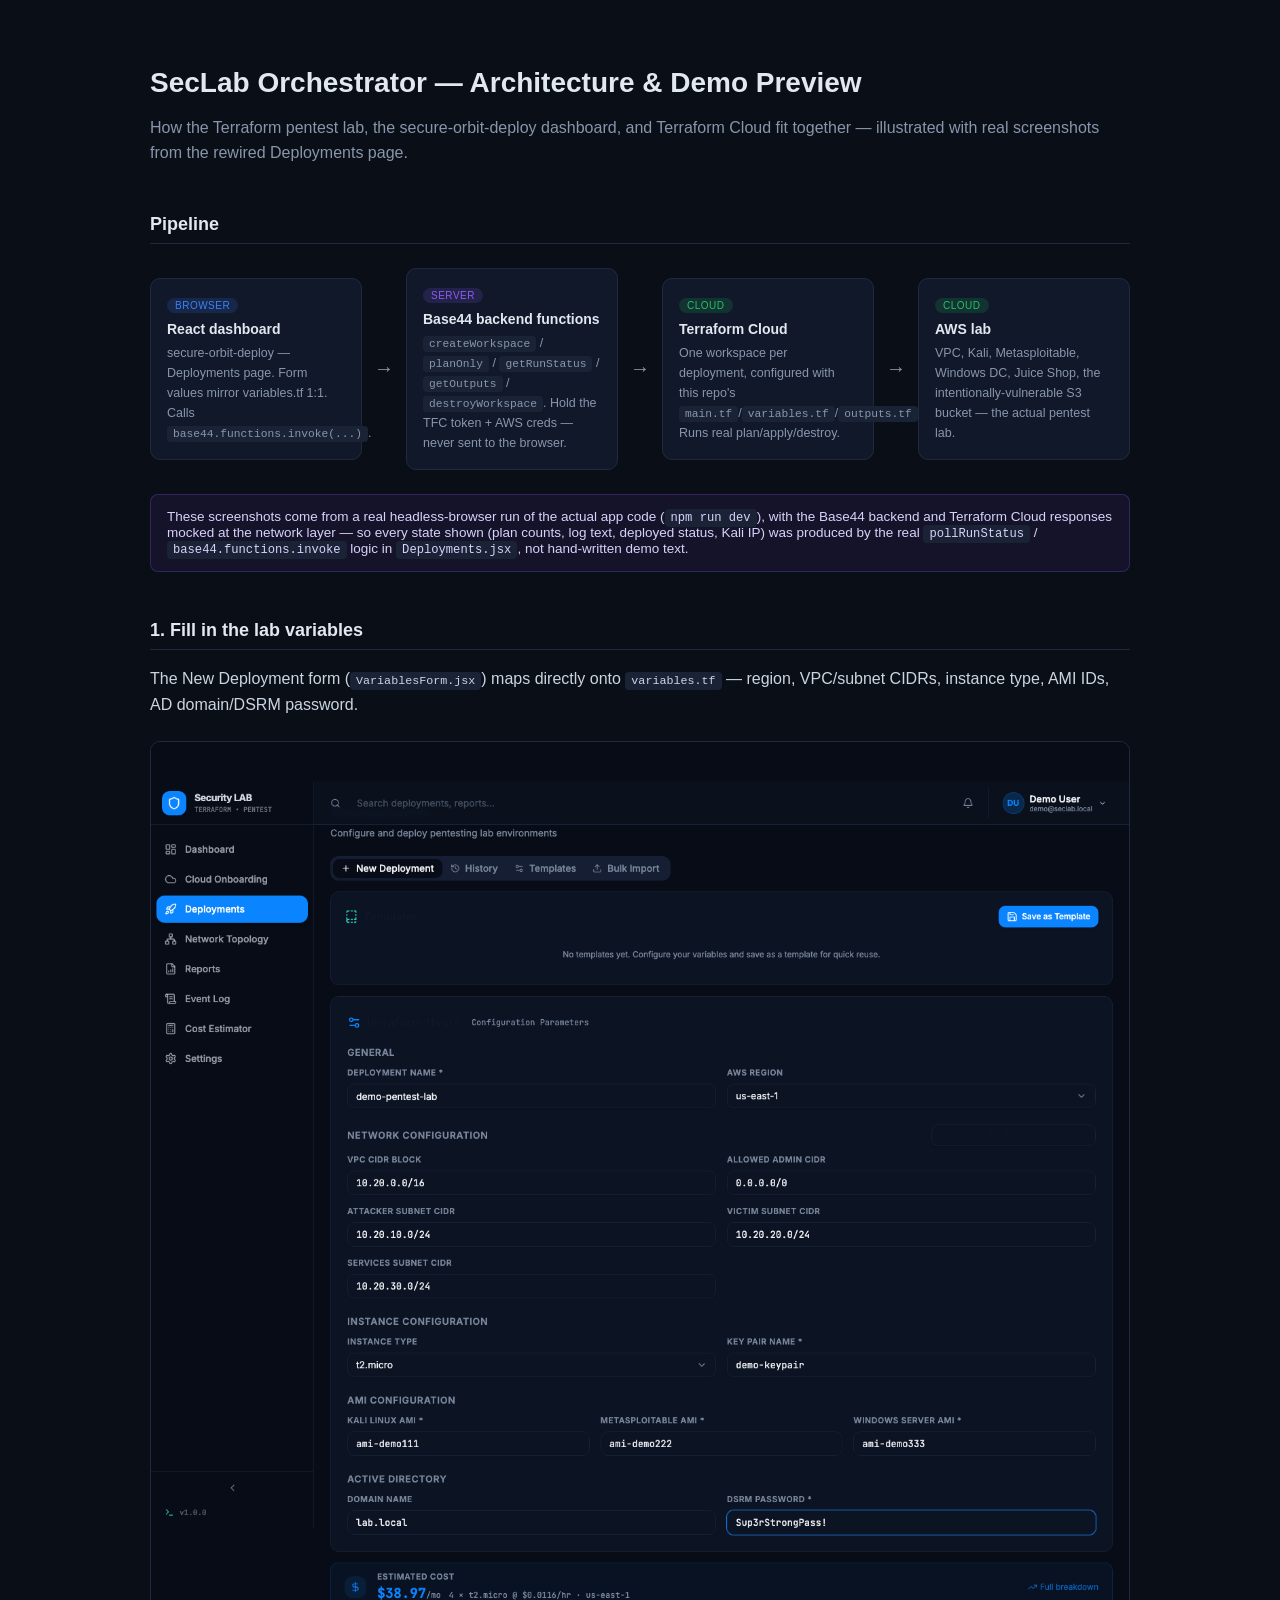
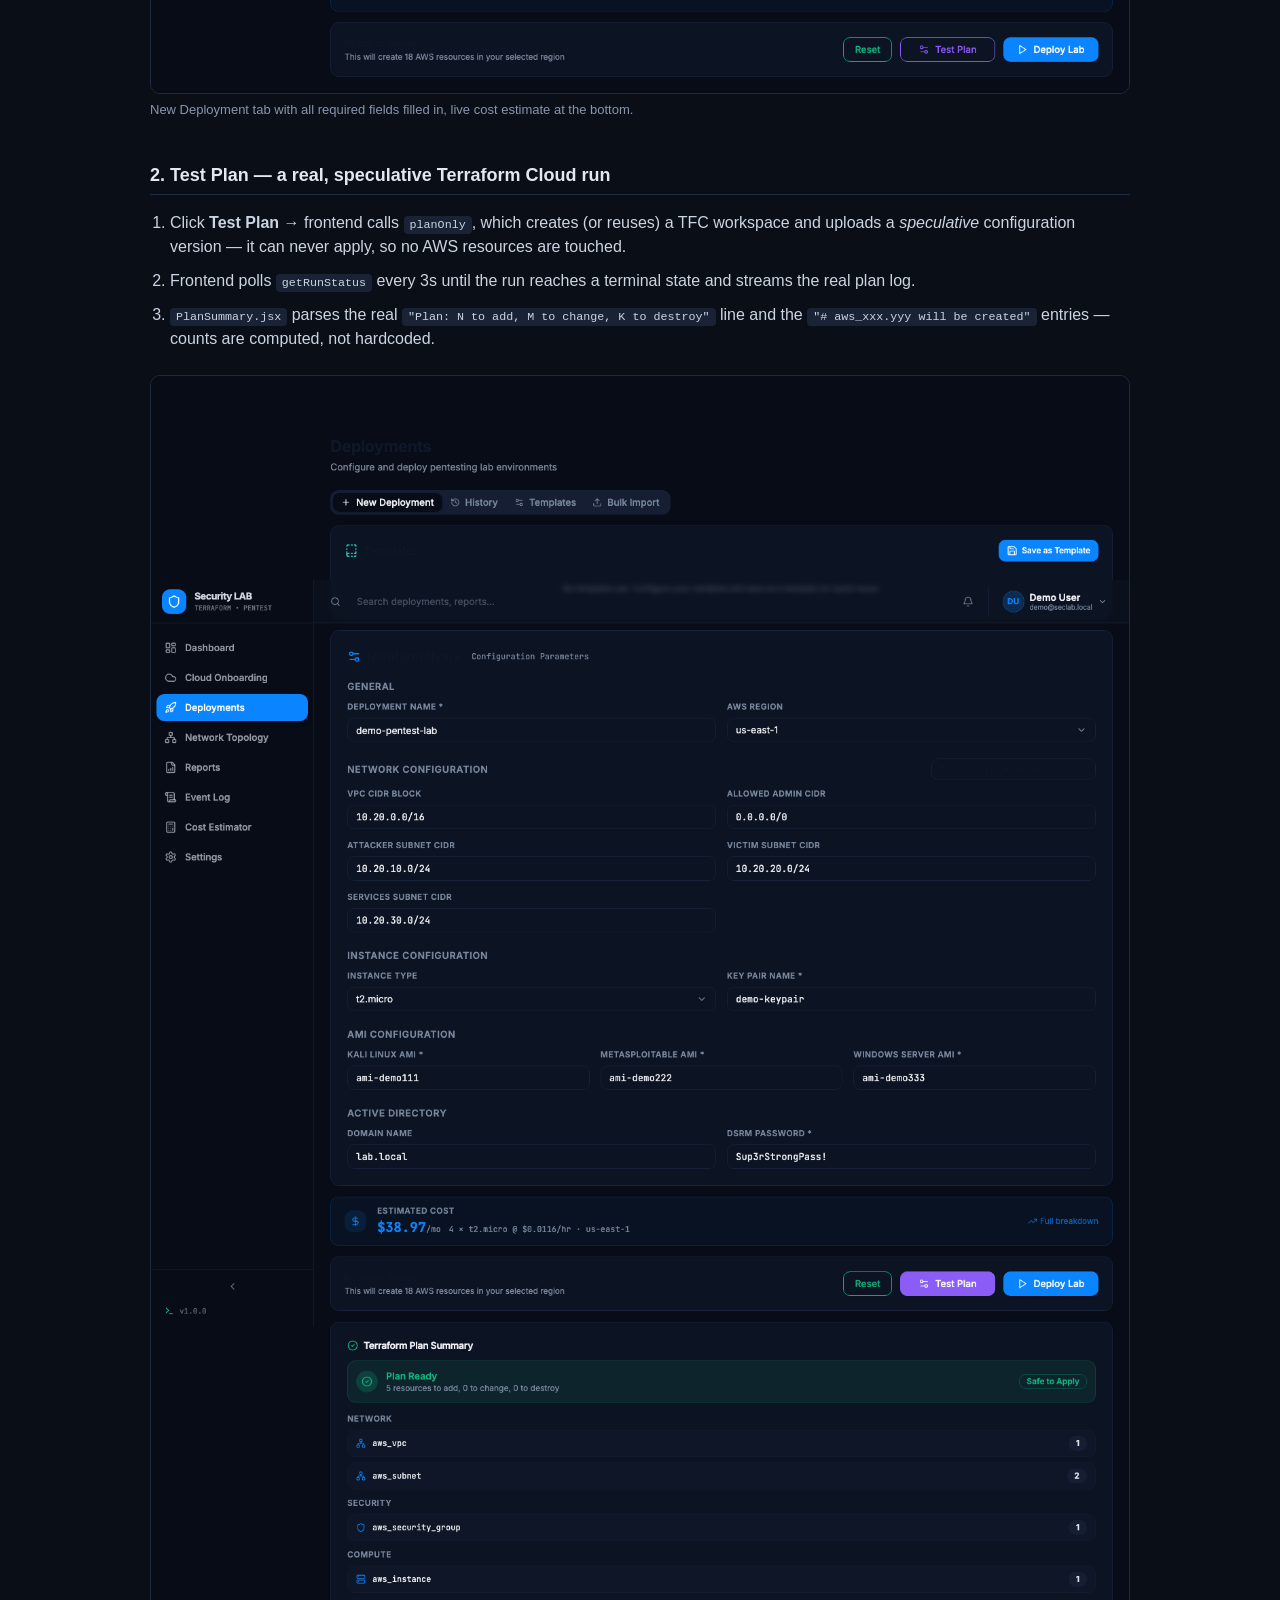
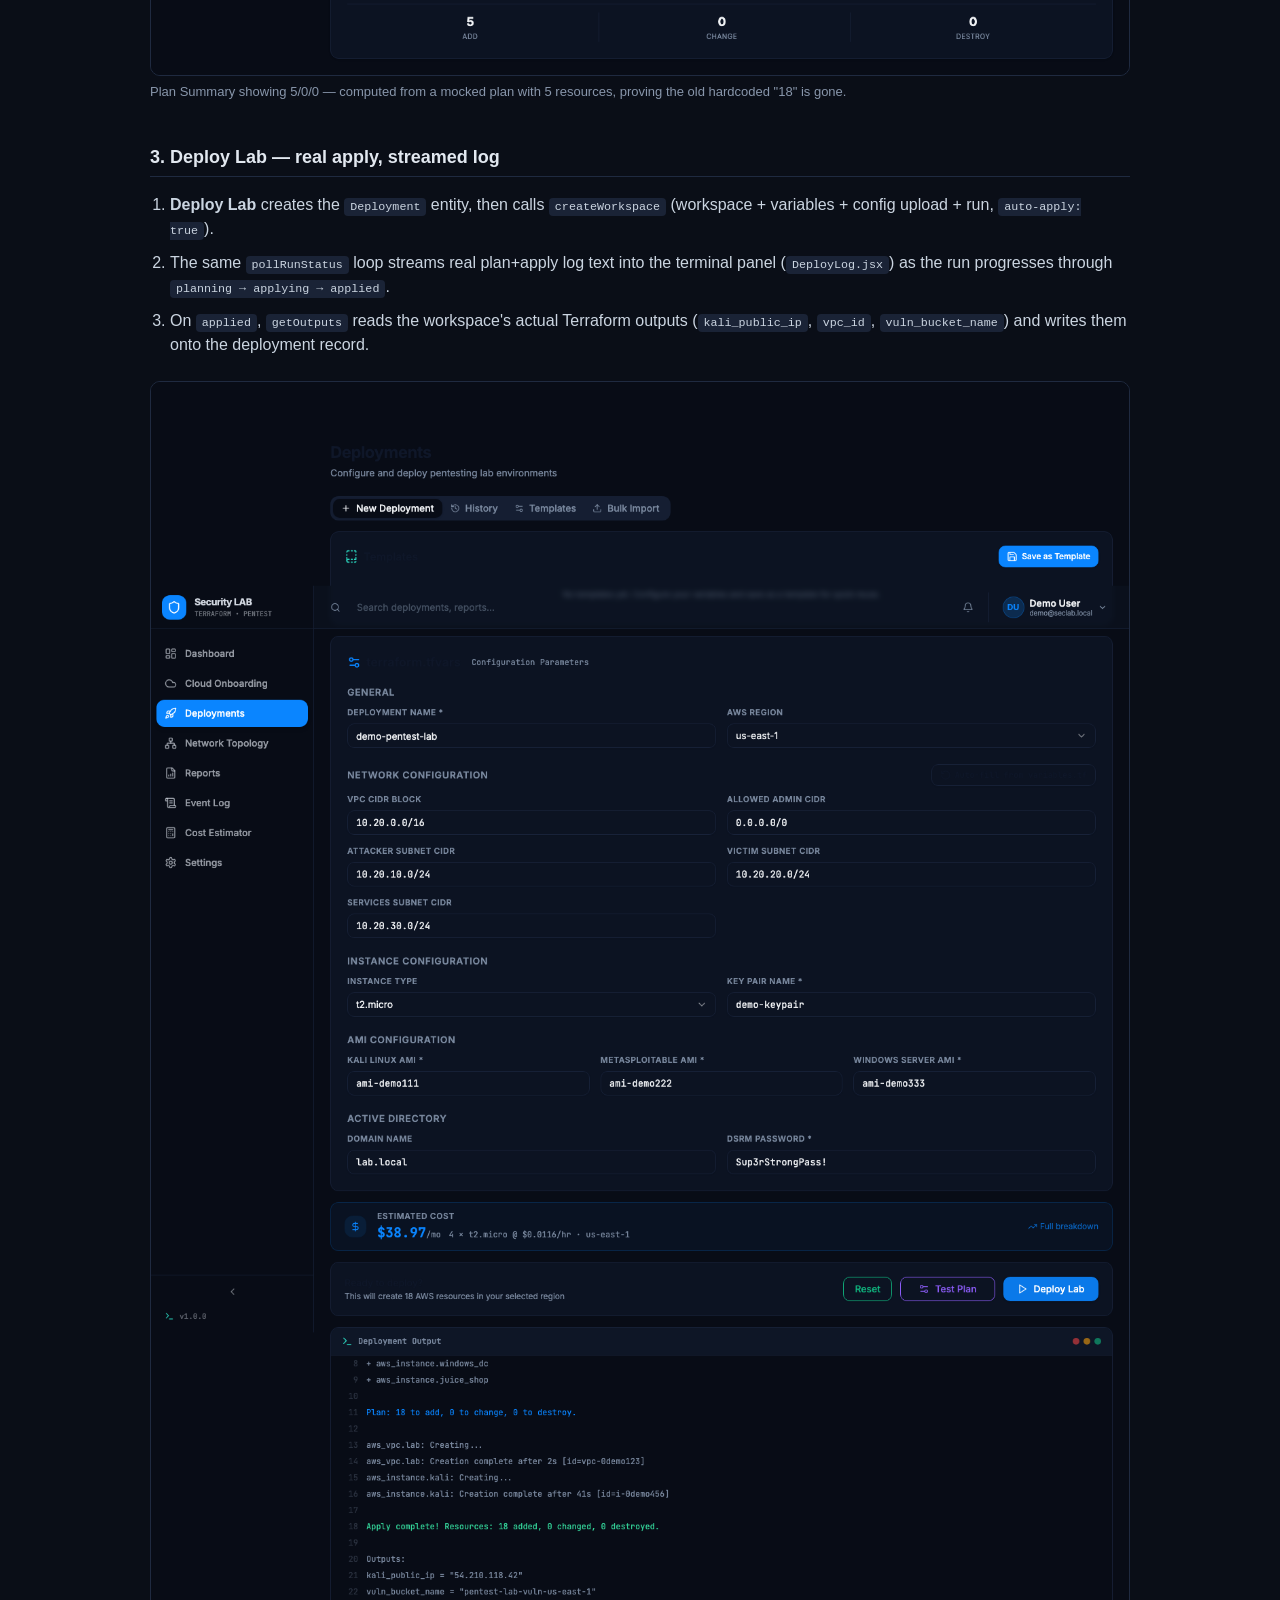
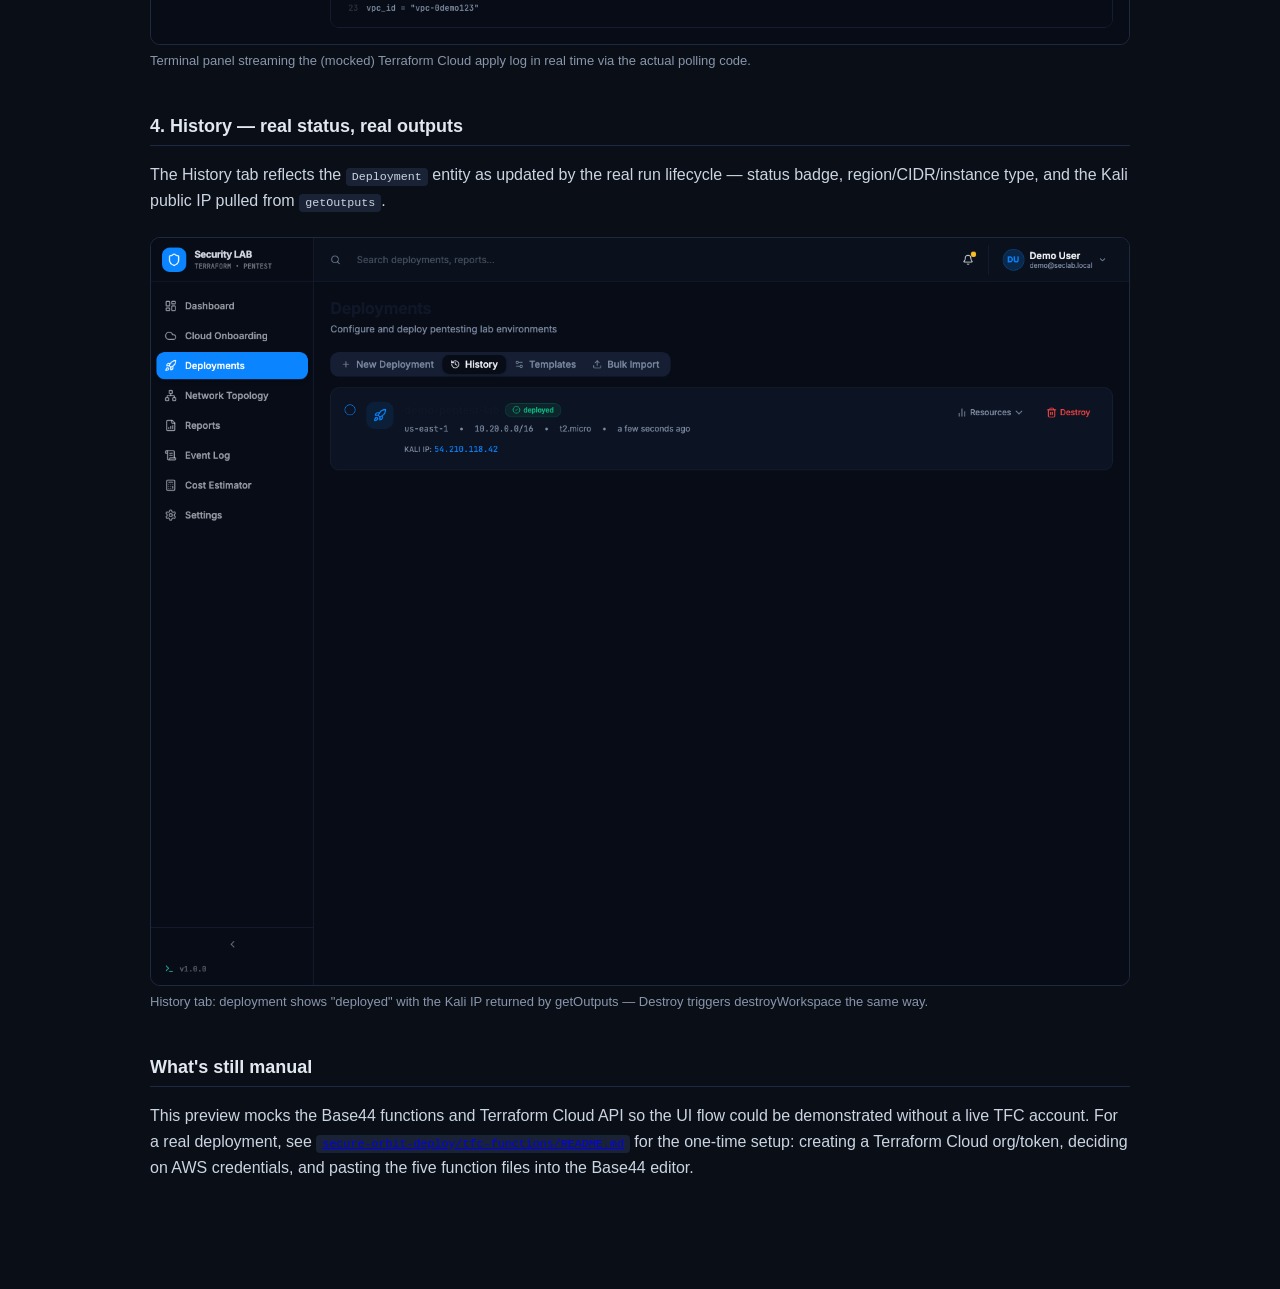
<file: docs/preview/index.html>
<!doctype html>
<html lang="en">
<head>
<meta charset="UTF-8" />
<title>SecLab Orchestrator — Architecture &amp; Demo Preview</title>
<style>
  :root {
    --bg: #0a0e17;
    --card: #11182a;
    --border: #1f2a40;
    --text: #e2e8f0;
    --muted: #8896ab;
    --accent: #3b82f6;
    --green: #22c55e;
    --violet: #8b5cf6;
  }
  * { box-sizing: border-box; }
  body {
    background: var(--bg);
    color: var(--text);
    font-family: -apple-system, BlinkMacSystemFont, "Segoe UI", Roboto, sans-serif;
    margin: 0;
    padding: 48px 24px 96px;
  }
  main { max-width: 980px; margin: 0 auto; }
  h1 { font-size: 28px; margin-bottom: 4px; }
  .subtitle { color: var(--muted); margin-bottom: 40px; }
  h2 { font-size: 18px; margin: 48px 0 16px; border-bottom: 1px solid var(--border); padding-bottom: 8px; }
  p { line-height: 1.6; color: #cbd5e1; }
  code { background: #1a2336; padding: 2px 6px; border-radius: 4px; font-size: 0.9em; }

  .flow {
    display: flex;
    flex-wrap: wrap;
    align-items: center;
    gap: 8px;
    margin: 24px 0;
  }
  .flow-box {
    background: var(--card);
    border: 1px solid var(--border);
    border-radius: 10px;
    padding: 16px;
    flex: 1;
    min-width: 180px;
  }
  .flow-box h3 { margin: 0 0 6px; font-size: 14px; }
  .flow-box p { margin: 0; font-size: 12.5px; color: var(--muted); }
  .flow-arrow { color: var(--muted); font-size: 20px; padding: 0 4px; }
  .badge { display: inline-block; font-size: 10px; text-transform: uppercase; letter-spacing: 0.05em; padding: 2px 8px; border-radius: 999px; margin-bottom: 8px; }
  .badge.browser { background: rgba(59,130,246,0.15); color: var(--accent); }
  .badge.server { background: rgba(139,92,246,0.15); color: var(--violet); }
  .badge.cloud { background: rgba(34,197,94,0.15); color: var(--green); }

  .steps { padding-left: 20px; color: #cbd5e1; }
  .steps li { margin-bottom: 10px; line-height: 1.5; }

  .shot { margin: 24px 0; }
  .shot img { width: 100%; border-radius: 10px; border: 1px solid var(--border); display: block; }
  .shot figcaption { color: var(--muted); font-size: 13px; margin-top: 8px; }

  .note {
    background: rgba(139,92,246,0.08);
    border: 1px solid rgba(139,92,246,0.25);
    border-radius: 8px;
    padding: 14px 16px;
    font-size: 13.5px;
    color: #d8d2fb;
    margin: 16px 0;
  }
</style>
</head>
<body>
<main>
  <h1>SecLab Orchestrator — Architecture &amp; Demo Preview</h1>
  <p class="subtitle">How the Terraform pentest lab, the secure-orbit-deploy dashboard, and Terraform Cloud fit together — illustrated with real screenshots from the rewired Deployments page.</p>

  <h2>Pipeline</h2>
  <div class="flow">
    <div class="flow-box">
      <span class="badge browser">browser</span>
      <h3>React dashboard</h3>
      <p>secure-orbit-deploy — Deployments page. Form values mirror variables.tf 1:1. Calls <code>base44.functions.invoke(...)</code>.</p>
    </div>
    <div class="flow-arrow">&rarr;</div>
    <div class="flow-box">
      <span class="badge server">server</span>
      <h3>Base44 backend functions</h3>
      <p><code>createWorkspace</code> / <code>planOnly</code> / <code>getRunStatus</code> / <code>getOutputs</code> / <code>destroyWorkspace</code>. Hold the TFC token + AWS creds — never sent to the browser.</p>
    </div>
    <div class="flow-arrow">&rarr;</div>
    <div class="flow-box">
      <span class="badge cloud">cloud</span>
      <h3>Terraform Cloud</h3>
      <p>One workspace per deployment, configured with this repo's <code>main.tf</code>/<code>variables.tf</code>/<code>outputs.tf</code>. Runs real plan/apply/destroy.</p>
    </div>
    <div class="flow-arrow">&rarr;</div>
    <div class="flow-box">
      <span class="badge cloud">cloud</span>
      <h3>AWS lab</h3>
      <p>VPC, Kali, Metasploitable, Windows DC, Juice Shop, the intentionally-vulnerable S3 bucket — the actual pentest lab.</p>
    </div>
  </div>

  <div class="note">
    These screenshots come from a real headless-browser run of the actual app code (<code>npm run dev</code>), with the Base44 backend and Terraform Cloud responses mocked at the network layer — so every state shown (plan counts, log text, deployed status, Kali IP) was produced by the real <code>pollRunStatus</code> / <code>base44.functions.invoke</code> logic in <code>Deployments.jsx</code>, not hand-written demo text.
  </div>

  <h2>1. Fill in the lab variables</h2>
  <p>The New Deployment form (<code>VariablesForm.jsx</code>) maps directly onto <code>variables.tf</code> — region, VPC/subnet CIDRs, instance type, AMI IDs, AD domain/DSRM password.</p>
  <figure class="shot">
    <img src="04-form-filled.png" alt="Deployment form filled in" />
    <figcaption>New Deployment tab with all required fields filled in, live cost estimate at the bottom.</figcaption>
  </figure>

  <h2>2. Test Plan — a real, speculative Terraform Cloud run</h2>
  <ol class="steps">
    <li>Click <strong>Test Plan</strong> → frontend calls <code>planOnly</code>, which creates (or reuses) a TFC workspace and uploads a <em>speculative</em> configuration version — it can never apply, so no AWS resources are touched.</li>
    <li>Frontend polls <code>getRunStatus</code> every 3s until the run reaches a terminal state and streams the real plan log.</li>
    <li><code>PlanSummary.jsx</code> parses the real <code>"Plan: N to add, M to change, K to destroy"</code> line and the <code>"# aws_xxx.yyy will be created"</code> entries — counts are computed, not hardcoded.</li>
  </ol>
  <figure class="shot">
    <img src="06-plan-complete.png" alt="Plan summary with computed resource counts" />
    <figcaption>Plan Summary showing 5/0/0 — computed from a mocked plan with 5 resources, proving the old hardcoded "18" is gone.</figcaption>
  </figure>

  <h2>3. Deploy Lab — real apply, streamed log</h2>
  <ol class="steps">
    <li><strong>Deploy Lab</strong> creates the <code>Deployment</code> entity, then calls <code>createWorkspace</code> (workspace + variables + config upload + run, <code>auto-apply: true</code>).</li>
    <li>The same <code>pollRunStatus</code> loop streams real plan+apply log text into the terminal panel (<code>DeployLog.jsx</code>) as the run progresses through <code>planning → applying → applied</code>.</li>
    <li>On <code>applied</code>, <code>getOutputs</code> reads the workspace's actual Terraform outputs (<code>kali_public_ip</code>, <code>vpc_id</code>, <code>vuln_bucket_name</code>) and writes them onto the deployment record.</li>
  </ol>
  <figure class="shot">
    <img src="08-deployed-log.png" alt="Deploy log terminal streaming real apply output" />
    <figcaption>Terminal panel streaming the (mocked) Terraform Cloud apply log in real time via the actual polling code.</figcaption>
  </figure>

  <h2>4. History — real status, real outputs</h2>
  <p>The History tab reflects the <code>Deployment</code> entity as updated by the real run lifecycle — status badge, region/CIDR/instance type, and the Kali public IP pulled from <code>getOutputs</code>.</p>
  <figure class="shot">
    <img src="10-history-deployed.png" alt="History tab showing a deployed lab with real Kali IP" />
    <figcaption>History tab: deployment shows "deployed" with the Kali IP returned by getOutputs — Destroy triggers destroyWorkspace the same way.</figcaption>
  </figure>

  <h2>What's still manual</h2>
  <p>This preview mocks the Base44 functions and Terraform Cloud API so the UI flow could be demonstrated without a live TFC account. For a real deployment, see <a href="../secure-orbit-deploy/tfc-functions/README.md"><code>secure-orbit-deploy/tfc-functions/README.md</code></a> for the one-time setup: creating a Terraform Cloud org/token, deciding on AWS credentials, and pasting the five function files into the Base44 editor.</p>
</main>
</body>
</html>
</file>
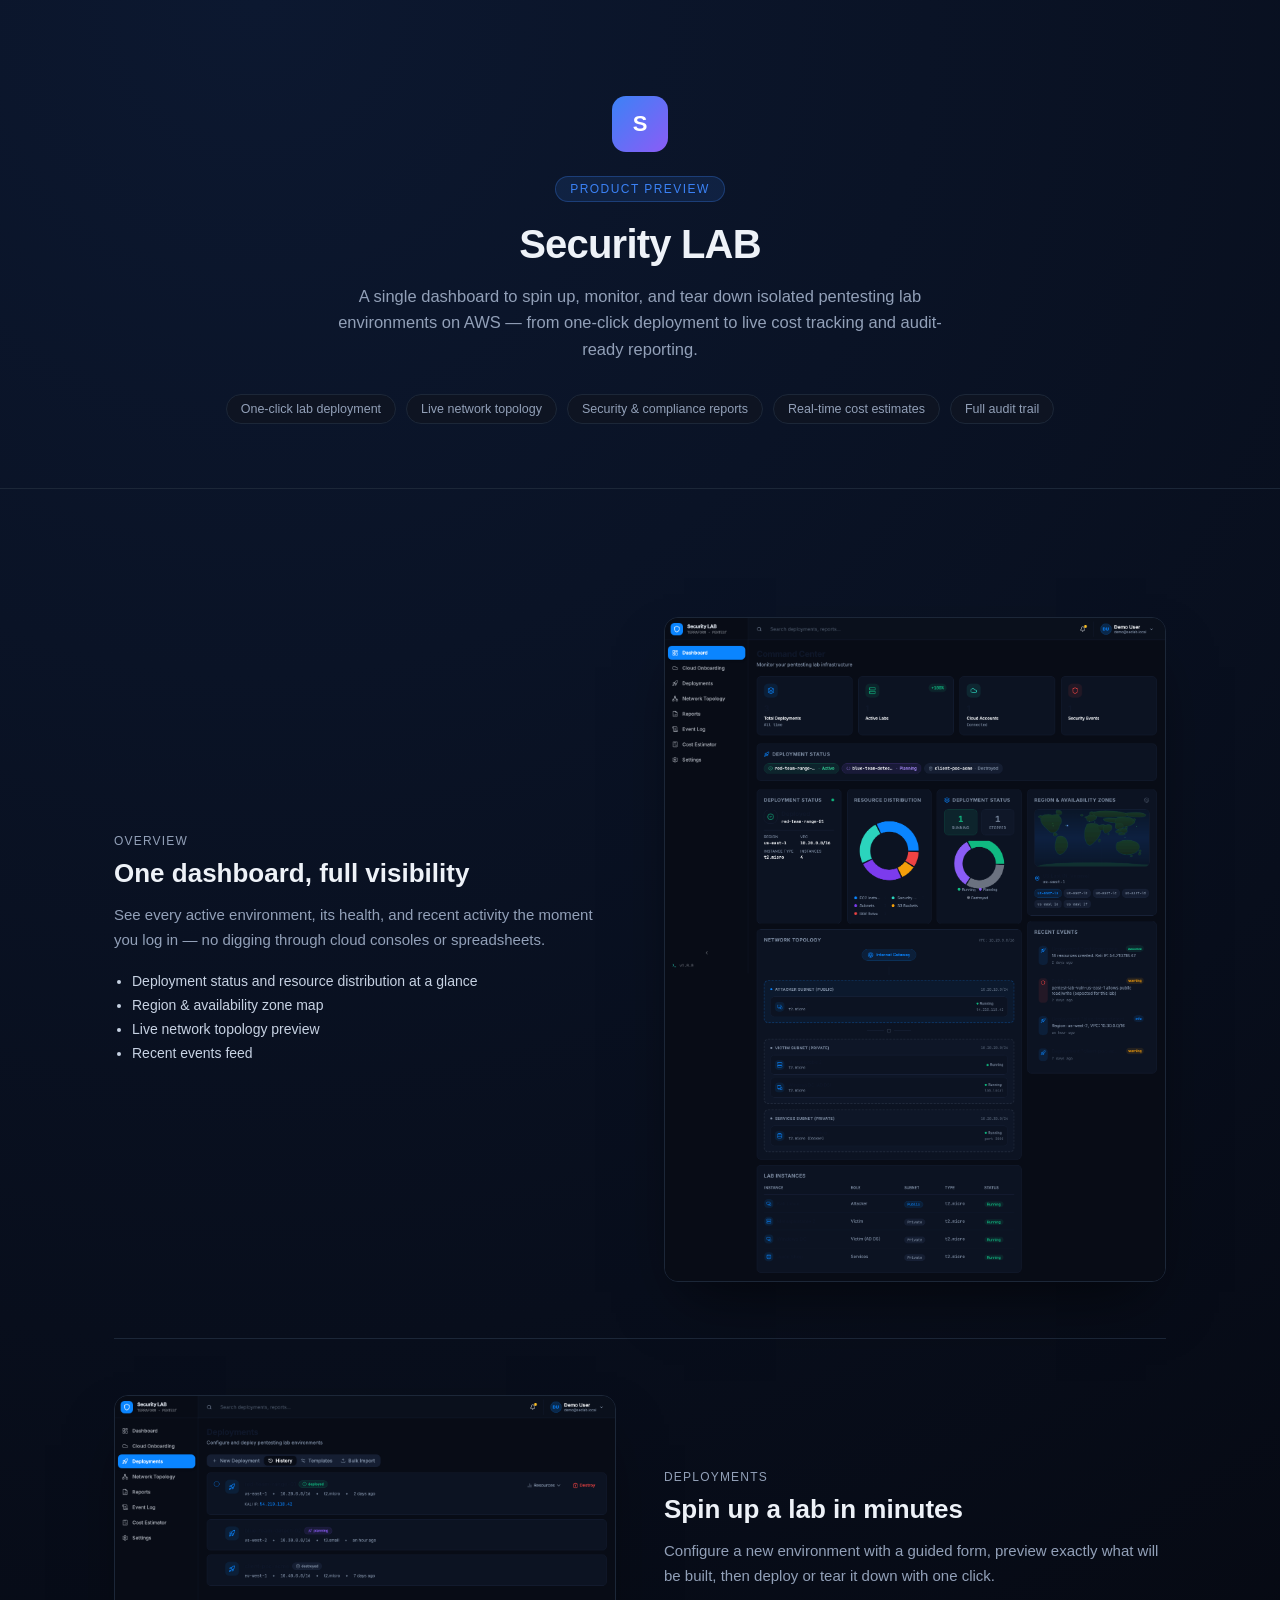
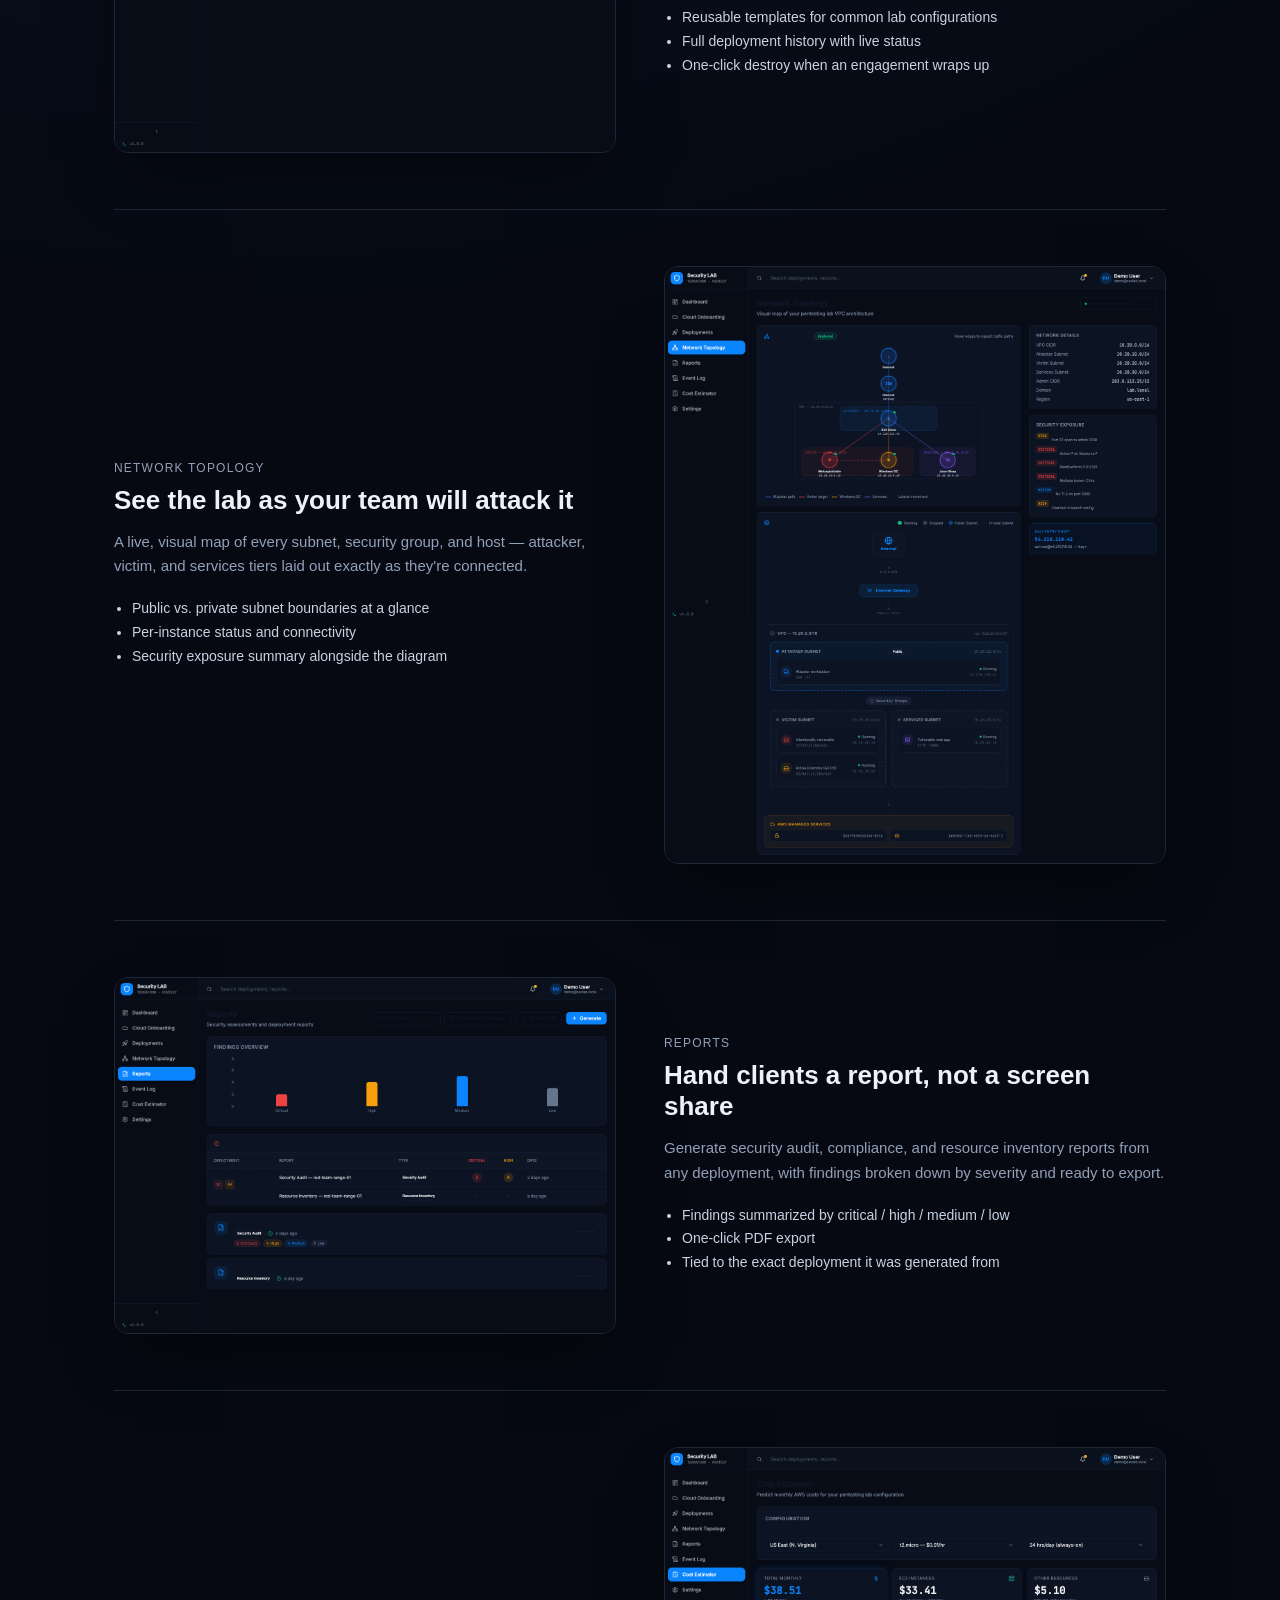
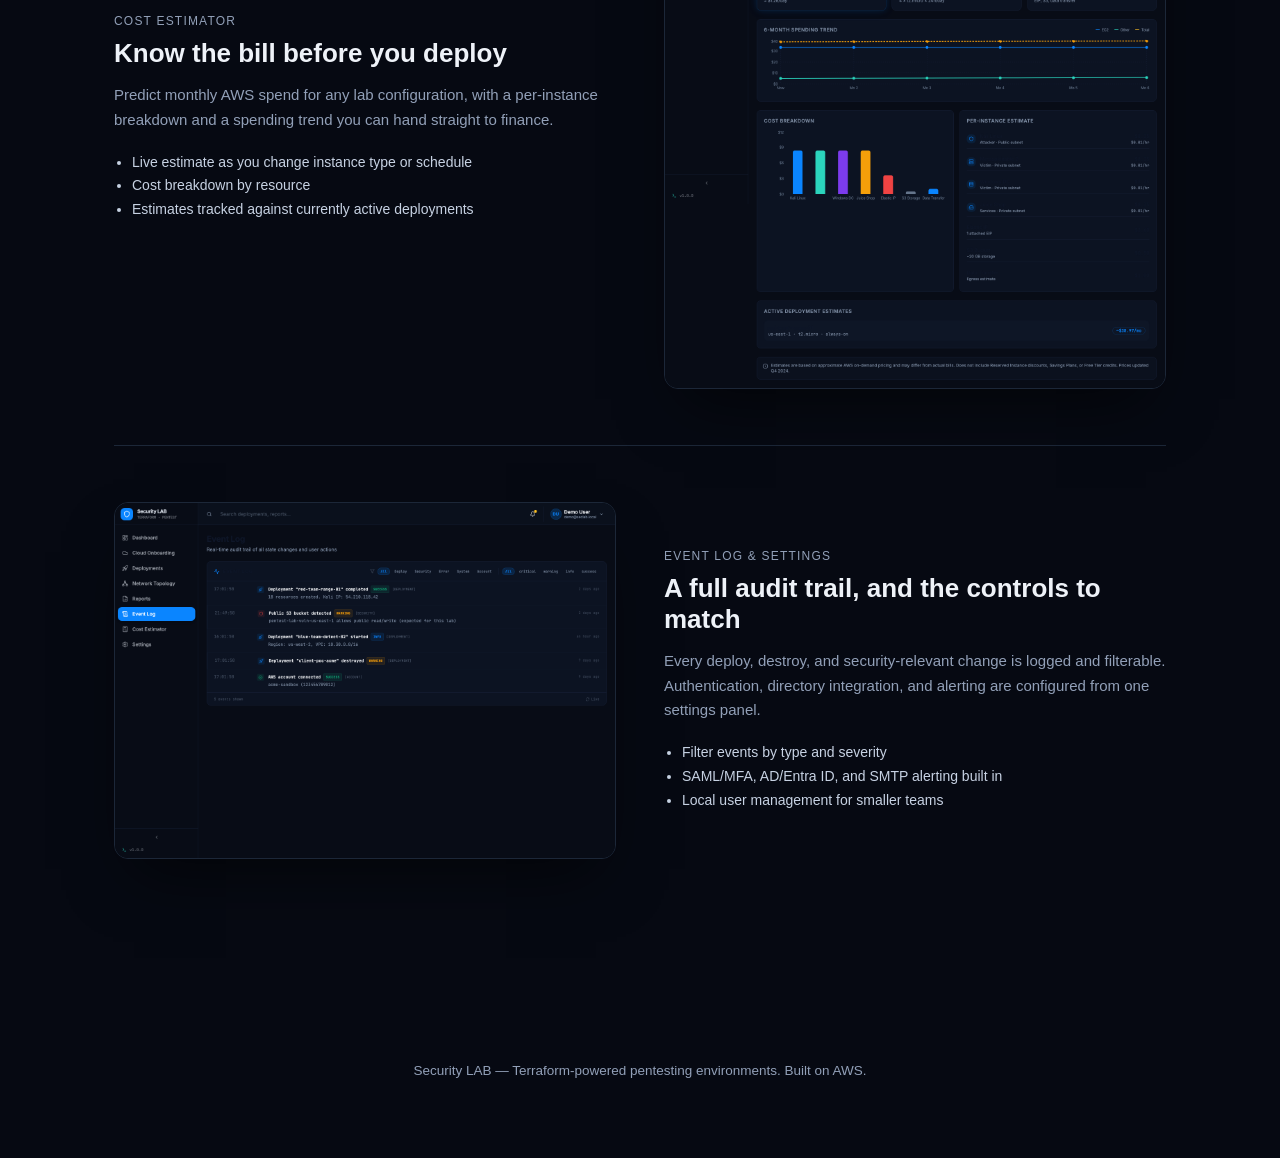
<file: preview.html>
<!doctype html>
<html lang="en">
<head>
<meta charset="UTF-8" />
<meta name="viewport" content="width=device-width, initial-scale=1.0" />
<title>Security LAB — Product Preview</title>
<style>
  :root {
    --bg: #060912;
    --card: #0e1422;
    --border: #1c2738;
    --text: #eef2f8;
    --muted: #92a0b8;
    --accent: #3b82f6;
    --accent2: #8b5cf6;
    --green: #22c55e;
  }
  * { box-sizing: border-box; }
  body {
    margin: 0;
    background: radial-gradient(circle at 20% 0%, #0c1830 0%, var(--bg) 45%);
    color: var(--text);
    font-family: -apple-system, BlinkMacSystemFont, "Segoe UI", Roboto, sans-serif;
  }

  header.hero {
    padding: 96px 24px 64px;
    text-align: center;
    border-bottom: 1px solid var(--border);
  }
  .logo-mark {
    width: 56px; height: 56px;
    margin: 0 auto 24px;
    border-radius: 14px;
    background: linear-gradient(135deg, var(--accent), var(--accent2));
    display: flex; align-items: center; justify-content: center;
    font-weight: 700; font-size: 22px; color: white;
  }
  .eyebrow {
    display: inline-block;
    font-size: 12px;
    letter-spacing: 0.12em;
    text-transform: uppercase;
    color: var(--accent);
    background: rgba(59,130,246,0.12);
    border: 1px solid rgba(59,130,246,0.3);
    border-radius: 999px;
    padding: 5px 14px;
    margin-bottom: 20px;
  }
  h1 {
    font-size: 40px;
    margin: 0 0 16px;
    letter-spacing: -0.02em;
  }
  header.hero p.lead {
    max-width: 620px;
    margin: 0 auto;
    color: var(--muted);
    font-size: 16.5px;
    line-height: 1.6;
  }

  .pill-row {
    display: flex;
    justify-content: center;
    gap: 10px;
    flex-wrap: wrap;
    margin-top: 32px;
  }
  .pill {
    font-size: 12.5px;
    color: var(--muted);
    border: 1px solid var(--border);
    background: var(--card);
    border-radius: 999px;
    padding: 7px 14px;
  }

  main {
    max-width: 1100px;
    margin: 0 auto;
    padding: 72px 24px 100px;
  }

  .screen {
    display: grid;
    grid-template-columns: 1fr 1fr;
    gap: 48px;
    align-items: center;
    padding: 56px 0;
    border-bottom: 1px solid var(--border);
  }
  .screen:last-child { border-bottom: none; }
  .screen.reverse { direction: rtl; }
  .screen.reverse > * { direction: ltr; }

  .screen-copy .step {
    font-size: 12px;
    letter-spacing: 0.1em;
    text-transform: uppercase;
    color: var(--muted);
    margin-bottom: 10px;
  }
  .screen-copy h2 {
    font-size: 26px;
    margin: 0 0 14px;
  }
  .screen-copy p {
    color: var(--muted);
    line-height: 1.65;
    font-size: 15px;
    margin: 0 0 18px;
  }
  .screen-copy ul {
    margin: 0;
    padding-left: 18px;
    color: #c7d2e3;
    font-size: 14px;
    line-height: 1.7;
  }

  .screen-shot {
    border-radius: 14px;
    border: 1px solid var(--border);
    overflow: hidden;
    box-shadow: 0 30px 60px -20px rgba(0,0,0,0.6);
  }
  .screen-shot img {
    display: block;
    width: 100%;
  }

  footer {
    text-align: center;
    padding: 48px 24px 80px;
    color: var(--muted);
    font-size: 13.5px;
  }
  footer a { color: var(--accent); text-decoration: none; }

  @media (max-width: 860px) {
    .screen, .screen.reverse { grid-template-columns: 1fr; direction: ltr; }
    h1 { font-size: 30px; }
  }
</style>
</head>
<body>

<header class="hero">
  <div class="logo-mark">S</div>
  <span class="eyebrow">Product Preview</span>
  <h1>Security LAB</h1>
  <p class="lead">A single dashboard to spin up, monitor, and tear down isolated pentesting lab environments on AWS — from one-click deployment to live cost tracking and audit-ready reporting.</p>
  <div class="pill-row">
    <span class="pill">One-click lab deployment</span>
    <span class="pill">Live network topology</span>
    <span class="pill">Security &amp; compliance reports</span>
    <span class="pill">Real-time cost estimates</span>
    <span class="pill">Full audit trail</span>
  </div>
</header>

<main>

  <div class="screen">
    <div class="screen-copy">
      <div class="step">Overview</div>
      <h2>One dashboard, full visibility</h2>
      <p>See every active environment, its health, and recent activity the moment you log in — no digging through cloud consoles or spreadsheets.</p>
      <ul>
        <li>Deployment status and resource distribution at a glance</li>
        <li>Region &amp; availability zone map</li>
        <li>Live network topology preview</li>
        <li>Recent events feed</li>
      </ul>
    </div>
    <div class="screen-shot"><img src="preview-assets/dashboard.png" alt="Dashboard overview" /></div>
  </div>

  <div class="screen reverse">
    <div class="screen-copy">
      <div class="step">Deployments</div>
      <h2>Spin up a lab in minutes</h2>
      <p>Configure a new environment with a guided form, preview exactly what will be built, then deploy or tear it down with one click.</p>
      <ul>
        <li>Reusable templates for common lab configurations</li>
        <li>Full deployment history with live status</li>
        <li>One-click destroy when an engagement wraps up</li>
      </ul>
    </div>
    <div class="screen-shot"><img src="preview-assets/deployments-history.png" alt="Deployments history" /></div>
  </div>

  <div class="screen">
    <div class="screen-copy">
      <div class="step">Network Topology</div>
      <h2>See the lab as your team will attack it</h2>
      <p>A live, visual map of every subnet, security group, and host — attacker, victim, and services tiers laid out exactly as they're connected.</p>
      <ul>
        <li>Public vs. private subnet boundaries at a glance</li>
        <li>Per-instance status and connectivity</li>
        <li>Security exposure summary alongside the diagram</li>
      </ul>
    </div>
    <div class="screen-shot"><img src="preview-assets/topology.png" alt="Network topology" /></div>
  </div>

  <div class="screen reverse">
    <div class="screen-copy">
      <div class="step">Reports</div>
      <h2>Hand clients a report, not a screen share</h2>
      <p>Generate security audit, compliance, and resource inventory reports from any deployment, with findings broken down by severity and ready to export.</p>
      <ul>
        <li>Findings summarized by critical / high / medium / low</li>
        <li>One-click PDF export</li>
        <li>Tied to the exact deployment it was generated from</li>
      </ul>
    </div>
    <div class="screen-shot"><img src="preview-assets/reports.png" alt="Reports" /></div>
  </div>

  <div class="screen">
    <div class="screen-copy">
      <div class="step">Cost Estimator</div>
      <h2>Know the bill before you deploy</h2>
      <p>Predict monthly AWS spend for any lab configuration, with a per-instance breakdown and a spending trend you can hand straight to finance.</p>
      <ul>
        <li>Live estimate as you change instance type or schedule</li>
        <li>Cost breakdown by resource</li>
        <li>Estimates tracked against currently active deployments</li>
      </ul>
    </div>
    <div class="screen-shot"><img src="preview-assets/cost-estimator.png" alt="Cost estimator" /></div>
  </div>

  <div class="screen reverse">
    <div class="screen-copy">
      <div class="step">Event Log &amp; Settings</div>
      <h2>A full audit trail, and the controls to match</h2>
      <p>Every deploy, destroy, and security-relevant change is logged and filterable. Authentication, directory integration, and alerting are configured from one settings panel.</p>
      <ul>
        <li>Filter events by type and severity</li>
        <li>SAML/MFA, AD/Entra ID, and SMTP alerting built in</li>
        <li>Local user management for smaller teams</li>
      </ul>
    </div>
    <div class="screen-shot"><img src="preview-assets/event-log.png" alt="Event log" /></div>
  </div>

</main>

<footer>
  Security LAB — Terraform-powered pentesting environments. Built on AWS.
</footer>

</body>
</html>
</file>
